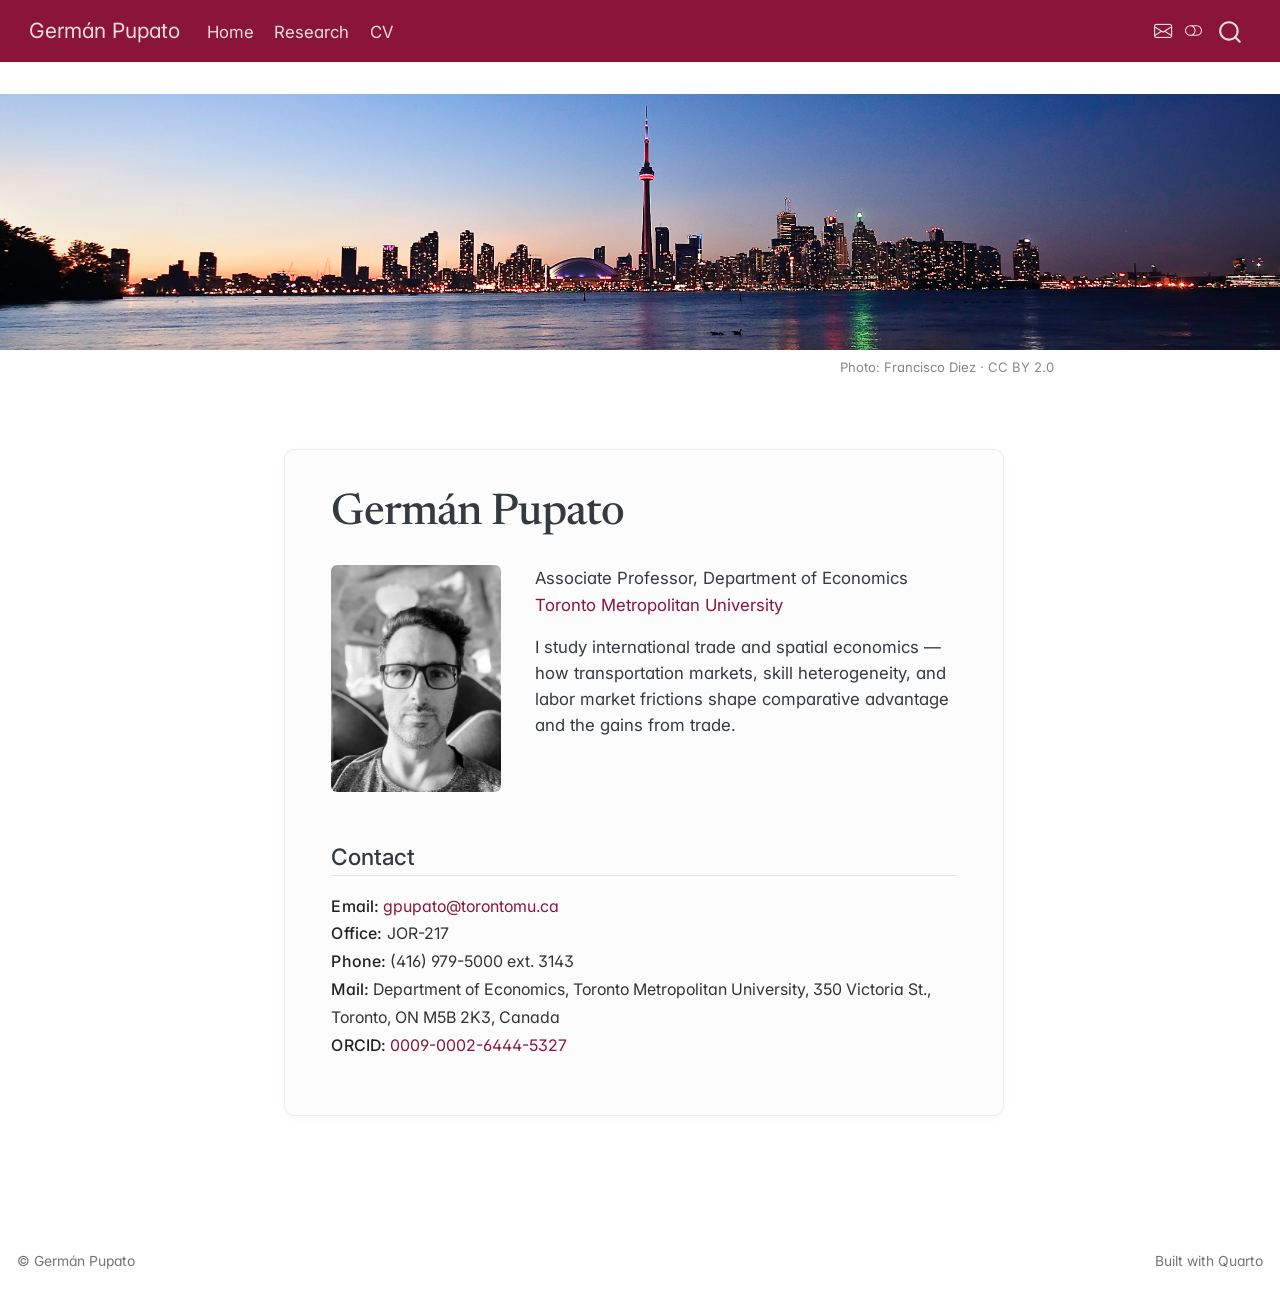
<file: index.html>
<!DOCTYPE html>
<html xmlns="http://www.w3.org/1999/xhtml" lang="en" xml:lang="en"><head>

<meta charset="utf-8">
<meta name="generator" content="quarto-1.9.37">

<meta name="viewport" content="width=device-width, initial-scale=1.0, user-scalable=yes">


<title>Germán Pupato — Associate Professor of Economics, Toronto Metropolitan University – Germán Pupato</title>
<style>
/* Default styles provided by pandoc.
** See https://pandoc.org/MANUAL.html#variables-for-html for config info.
*/
code{white-space: pre-wrap;}
span.smallcaps{font-variant: small-caps;}
div.columns{display: flex; gap: min(4vw, 1.5em);}
div.column{flex: auto; overflow-x: auto;}
div.hanging-indent{margin-left: 1.5em; text-indent: -1.5em;}
ul.task-list{list-style: none;}
ul.task-list li input[type="checkbox"] {
  width: 0.8em;
  margin: 0 0.8em 0.2em -1em; /* quarto-specific, see https://github.com/quarto-dev/quarto-cli/issues/4556 */ 
  vertical-align: middle;
}
</style>


<script src="site_libs/quarto-nav/quarto-nav.js"></script>
<script src="site_libs/quarto-nav/headroom.min.js"></script>
<script src="site_libs/clipboard/clipboard.min.js"></script>
<script src="site_libs/quarto-search/autocomplete.umd.js"></script>
<script src="site_libs/quarto-search/fuse.min.js"></script>
<script src="site_libs/quarto-search/quarto-search.js"></script>
<meta name="quarto:offset" content="./">
<link href="./favicon.svg" rel="icon" type="image/svg+xml">
<script src="site_libs/quarto-html/quarto.js" type="module"></script>
<script src="site_libs/quarto-html/tabsets/tabsets.js" type="module"></script>
<script src="site_libs/quarto-html/popper.min.js"></script>
<script src="site_libs/quarto-html/tippy.umd.min.js"></script>
<script src="site_libs/quarto-html/anchor.min.js"></script>
<link href="site_libs/quarto-html/tippy.css" rel="stylesheet">
<link href="site_libs/quarto-html/quarto-syntax-highlighting-7f8f88aac4f3542376d5c11b86a4c14d.css" rel="stylesheet" class="quarto-color-scheme" id="quarto-text-highlighting-styles">
<link href="site_libs/quarto-html/quarto-syntax-highlighting-dark-d0ae9245876894da5ac7e18953ecc5cc.css" rel="stylesheet" class="quarto-color-scheme quarto-color-alternate" id="quarto-text-highlighting-styles">
<link href="site_libs/quarto-html/quarto-syntax-highlighting-7f8f88aac4f3542376d5c11b86a4c14d.css" rel="stylesheet" class="quarto-color-scheme-extra" id="quarto-text-highlighting-styles">
<script src="site_libs/bootstrap/bootstrap.min.js"></script>
<link href="site_libs/bootstrap/bootstrap-icons.css" rel="stylesheet">
<link href="site_libs/bootstrap/bootstrap-ed62285f55b4c64df5042b4e679692b5.min.css" rel="stylesheet" append-hash="true" class="quarto-color-scheme" id="quarto-bootstrap" data-mode="light">
<link href="site_libs/bootstrap/bootstrap-dark-fb5d807b99e3b697beb798765cca4409.min.css" rel="stylesheet" append-hash="true" class="quarto-color-scheme quarto-color-alternate" id="quarto-bootstrap" data-mode="dark">
<link href="site_libs/bootstrap/bootstrap-ed62285f55b4c64df5042b4e679692b5.min.css" rel="stylesheet" append-hash="true" class="quarto-color-scheme-extra" id="quarto-bootstrap" data-mode="light">
<script id="quarto-search-options" type="application/json">{
  "location": "navbar",
  "copy-button": false,
  "collapse-after": 3,
  "panel-placement": "end",
  "type": "overlay",
  "limit": 50,
  "keyboard-shortcut": [
    "f",
    "/",
    "s"
  ],
  "show-item-context": false,
  "language": {
    "search-no-results-text": "No results",
    "search-matching-documents-text": "matching documents",
    "search-copy-link-title": "Copy link to search",
    "search-hide-matches-text": "Hide additional matches",
    "search-more-match-text": "more match in this document",
    "search-more-matches-text": "more matches in this document",
    "search-clear-button-title": "Clear",
    "search-text-placeholder": "",
    "search-detached-cancel-button-title": "Cancel",
    "search-submit-button-title": "Submit",
    "search-label": "Search"
  }
}</script>
<link rel="preconnect" href="https://fonts.googleapis.com">
<link rel="preconnect" href="https://fonts.gstatic.com" crossorigin="">
<link href="https://fonts.googleapis.com/css2?family=Inter:wght@400;500;600&amp;family=Newsreader:opsz,wght@6..72,400;6..72,500&amp;display=swap" rel="stylesheet">


<link rel="stylesheet" href="styles.css">
<meta property="og:title" content="Germán Pupato — Associate Professor of Economics, Toronto Metropolitan University">
<meta property="og:image" content="https://gpupato.github.io/files/toronto-skyline.jpg">
<meta property="og:site_name" content="Germán Pupato">
<meta property="og:locale" content="en_CA">
<meta name="twitter:title" content="Germán Pupato — Associate Professor of Economics, Toronto Metropolitan University">
<meta name="twitter:image" content="https://gpupato.github.io/files/toronto-skyline.jpg">
<meta name="twitter:card" content="summary_large_image">
</head>

<body class="nav-fixed fullcontent quarto-light"><script id="quarto-html-before-body" type="application/javascript">
    const toggleBodyColorMode = (bsSheetEl) => {
      const mode = bsSheetEl.getAttribute("data-mode");
      const bodyEl = window.document.querySelector("body");
      if (mode === "dark") {
        bodyEl.classList.add("quarto-dark");
        bodyEl.classList.remove("quarto-light");
      } else {
        bodyEl.classList.add("quarto-light");
        bodyEl.classList.remove("quarto-dark");
      }
    }
    const toggleBodyColorPrimary = () => {
      const bsSheetEl = window.document.querySelector("link#quarto-bootstrap:not([rel=disabled-stylesheet])");
      if (bsSheetEl) {
        toggleBodyColorMode(bsSheetEl);
      }
    }
    const setColorSchemeToggle = (alternate) => {
      const toggles = window.document.querySelectorAll('.quarto-color-scheme-toggle');
      for (let i=0; i < toggles.length; i++) {
        const toggle = toggles[i];
        if (toggle) {
          if (alternate) {
            toggle.classList.add("alternate");
          } else {
            toggle.classList.remove("alternate");
          }
        }
      }
    };
    const toggleColorMode = (alternate) => {
      // Switch the stylesheets
      const primaryStylesheets = window.document.querySelectorAll('link.quarto-color-scheme:not(.quarto-color-alternate)');
      const alternateStylesheets = window.document.querySelectorAll('link.quarto-color-scheme.quarto-color-alternate');
      manageTransitions('#quarto-margin-sidebar .nav-link', false);
      if (alternate) {
        // note: dark is layered on light, we don't disable primary!
        enableStylesheet(alternateStylesheets);
        for (const sheetNode of alternateStylesheets) {
          if (sheetNode.id === "quarto-bootstrap") {
            toggleBodyColorMode(sheetNode);
          }
        }
      } else {
        disableStylesheet(alternateStylesheets);
        enableStylesheet(primaryStylesheets)
        toggleBodyColorPrimary();
      }
      manageTransitions('#quarto-margin-sidebar .nav-link', true);
      // Switch the toggles
      setColorSchemeToggle(alternate)
      // Hack to workaround the fact that safari doesn't
      // properly recolor the scrollbar when toggling (#1455)
      if (navigator.userAgent.indexOf('Safari') > 0 && navigator.userAgent.indexOf('Chrome') == -1) {
        manageTransitions("body", false);
        window.scrollTo(0, 1);
        setTimeout(() => {
          window.scrollTo(0, 0);
          manageTransitions("body", true);
        }, 40);
      }
    }
    const disableStylesheet = (stylesheets) => {
      for (let i=0; i < stylesheets.length; i++) {
        const stylesheet = stylesheets[i];
        stylesheet.rel = 'disabled-stylesheet';
      }
    }
    const enableStylesheet = (stylesheets) => {
      for (let i=0; i < stylesheets.length; i++) {
        const stylesheet = stylesheets[i];
        if(stylesheet.rel !== 'stylesheet') { // for Chrome, which will still FOUC without this check
          stylesheet.rel = 'stylesheet';
        }
      }
    }
    const manageTransitions = (selector, allowTransitions) => {
      const els = window.document.querySelectorAll(selector);
      for (let i=0; i < els.length; i++) {
        const el = els[i];
        if (allowTransitions) {
          el.classList.remove('notransition');
        } else {
          el.classList.add('notransition');
        }
      }
    }
    const isFileUrl = () => {
      return window.location.protocol === 'file:';
    }
    const hasAlternateSentinel = () => {
      let styleSentinel = getColorSchemeSentinel();
      if (styleSentinel !== null) {
        return styleSentinel === "alternate";
      } else {
        return false;
      }
    }
    const setStyleSentinel = (alternate) => {
      const value = alternate ? "alternate" : "default";
      if (!isFileUrl()) {
        window.localStorage.setItem("quarto-color-scheme", value);
      } else {
        localAlternateSentinel = value;
      }
    }
    const getColorSchemeSentinel = () => {
      if (!isFileUrl()) {
        const storageValue = window.localStorage.getItem("quarto-color-scheme");
        return storageValue != null ? storageValue : localAlternateSentinel;
      } else {
        return localAlternateSentinel;
      }
    }
    const toggleGiscusIfUsed = (isAlternate, darkModeDefault) => {
      const baseTheme = document.querySelector('#giscus-base-theme')?.value ?? 'light';
      const alternateTheme = document.querySelector('#giscus-alt-theme')?.value ?? 'dark';
      let newTheme = '';
      if(authorPrefersDark) {
        newTheme = isAlternate ? baseTheme : alternateTheme;
      } else {
        newTheme = isAlternate ? alternateTheme : baseTheme;
      }
      const changeGiscusTheme = () => {
        // From: https://github.com/giscus/giscus/issues/336
        const sendMessage = (message) => {
          const iframe = document.querySelector('iframe.giscus-frame');
          if (!iframe) return;
          iframe.contentWindow.postMessage({ giscus: message }, 'https://giscus.app');
        }
        sendMessage({
          setConfig: {
            theme: newTheme
          }
        });
      }
      const isGiscussLoaded = window.document.querySelector('iframe.giscus-frame') !== null;
      if (isGiscussLoaded) {
        changeGiscusTheme();
      }
    };
    const authorPrefersDark = false;
    const darkModeDefault = authorPrefersDark;
      document.querySelector('link#quarto-text-highlighting-styles.quarto-color-scheme-extra').rel = 'disabled-stylesheet';
      document.querySelector('link#quarto-bootstrap.quarto-color-scheme-extra').rel = 'disabled-stylesheet';
    let localAlternateSentinel = darkModeDefault ? 'alternate' : 'default';
    // Dark / light mode switch
    window.quartoToggleColorScheme = () => {
      // Read the current dark / light value
      let toAlternate = !hasAlternateSentinel();
      toggleColorMode(toAlternate);
      setStyleSentinel(toAlternate);
      toggleGiscusIfUsed(toAlternate, darkModeDefault);
      window.dispatchEvent(new Event('resize'));
    };
    // Switch to dark mode if need be
    if (hasAlternateSentinel()) {
      toggleColorMode(true);
    } else {
      toggleColorMode(false);
    }
  </script>

<div id="quarto-search-results"></div>
  <header id="quarto-header" class="headroom fixed-top">
    <nav class="navbar navbar-expand-lg " data-bs-theme="dark">
      <div class="navbar-container container-fluid">
      <div class="navbar-brand-container mx-auto">
    <a class="navbar-brand" href="./index.html">
    <span class="navbar-title">Germán Pupato</span>
    </a>
  </div>
            <div id="quarto-search" class="" title="Search"></div>
          <button class="navbar-toggler" type="button" data-bs-toggle="collapse" data-bs-target="#navbarCollapse" aria-controls="navbarCollapse" role="menu" aria-expanded="false" aria-label="Toggle navigation" onclick="if (window.quartoToggleHeadroom) { window.quartoToggleHeadroom(); }">
  <span class="navbar-toggler-icon"></span>
</button>
          <div class="collapse navbar-collapse" id="navbarCollapse">
            <ul class="navbar-nav navbar-nav-scroll me-auto">
  <li class="nav-item">
    <a class="nav-link active" href="./index.html" aria-current="page"> 
<span class="menu-text">Home</span></a>
  </li>  
  <li class="nav-item">
    <a class="nav-link" href="./research.html"> 
<span class="menu-text">Research</span></a>
  </li>  
  <li class="nav-item">
    <a class="nav-link" href="./cv.html"> 
<span class="menu-text">CV</span></a>
  </li>  
</ul>
            <ul class="navbar-nav navbar-nav-scroll ms-auto">
  <li class="nav-item compact">
    <a class="nav-link" href="mailto:gpupato@torontomu.ca"> <i class="bi bi-envelope" role="img" aria-label="Email">
</i> 
<span class="menu-text"></span></a>
  </li>  
</ul>
          </div> <!-- /navcollapse -->
            <div class="quarto-navbar-tools">
  <a href="" class="quarto-color-scheme-toggle quarto-navigation-tool  px-1" onclick="window.quartoToggleColorScheme(); return false;" title="Toggle dark mode"><i class="bi"></i></a>
</div>
      </div> <!-- /container-fluid -->
    </nav>
</header>
<!-- content -->
<div id="quarto-content" class="quarto-container page-columns page-rows-contents page-layout-article page-navbar">
<!-- sidebar -->
<!-- margin-sidebar -->
    
<!-- main -->
<main class="content page-columns page-full" id="quarto-document-content">


<header id="title-block-header" class="quarto-title-block default">
<div class="quarto-title">
<h1 class="title">Germán Pupato</h1>
</div>



<div class="quarto-title-meta">

    
  
    
  </div>
  


</header>


<div class="column-screen">
<p><img src="files/toronto-skyline.jpg" alt="Panoramic view of the Toronto skyline" class="hero-img"></p>
</div>
<div class="hero-attribution-wrap">
<p><span class="hero-attribution">Photo: <a href="https://commons.wikimedia.org/wiki/File:Panorama_skyline_Toronto_2010.jpg">Francisco Diez</a> · <a href="https://creativecommons.org/licenses/by/2.0/">CC BY 2.0</a></span></p>
</div>
<section id="germán-pupato" class="level1 content-card">
<h1>Germán Pupato</h1>
<div class="profile-card">
<p><img src="files/profile.jpg" alt="Germán Pupato" class="profile-img"></p>
<div class="profile-text">
<p>Associate Professor, Department of Economics<br>
<a href="https://www.torontomu.ca/economics/">Toronto Metropolitan University</a></p>
<p>I study international trade and spatial economics — how transportation markets, skill heterogeneity, and labor market frictions shape comparative advantage and the gains from trade.</p>
</div>
</div>
<section id="contact" class="level2">
<h2 class="anchored" data-anchor-id="contact">Contact</h2>
<div class="contact-block">
<p><strong>Email:</strong>&nbsp;<a href="mailto:gpupato@torontomu.ca">gpupato@torontomu.ca</a><br>
<strong>Office:</strong>&nbsp;JOR-217<br>
<strong>Phone:</strong>&nbsp;(416) 979-5000 ext. 3143<br>
<strong>Mail:</strong>&nbsp;Department of Economics, Toronto Metropolitan University, 350 Victoria St., Toronto, ON M5B 2K3, Canada<br>
<strong>ORCID:</strong>&nbsp;<a href="https://orcid.org/0009-0002-6444-5327">0009-0002-6444-5327</a></p>
</div>
</section>
</section>
<script type="application/ld+json">
{
  "@context": "https://schema.org",
  "@type": "Person",
  "name": "Germán Pupato",
  "givenName": "Germán",
  "familyName": "Pupato",
  "jobTitle": "Associate Professor of Economics",
  "affiliation": {
    "@type": "CollegeOrUniversity",
    "name": "Toronto Metropolitan University",
    "url": "https://www.torontomu.ca/economics/"
  },
  "worksFor": {
    "@type": "CollegeOrUniversity",
    "name": "Toronto Metropolitan University"
  },
  "url": "https://gpupato.github.io",
  "email": "mailto:gpupato@torontomu.ca",
  "knowsAbout": [
    "International Trade",
    "Spatial Economics",
    "Comparative Advantage",
    "Transportation Markets"
  ],
  "sameAs": [
    "https://orcid.org/0009-0002-6444-5327"
  ]
}
</script>



</main> <!-- /main -->
<script id="quarto-html-after-body" type="application/javascript">
  window.document.addEventListener("DOMContentLoaded", function (event) {
    // Ensure there is a toggle, if there isn't float one in the top right
    if (window.document.querySelector('.quarto-color-scheme-toggle') === null) {
      const a = window.document.createElement('a');
      a.classList.add('top-right');
      a.classList.add('quarto-color-scheme-toggle');
      a.href = "";
      a.onclick = function() { try { window.quartoToggleColorScheme(); } catch {} return false; };
      const i = window.document.createElement("i");
      i.classList.add('bi');
      a.appendChild(i);
      window.document.body.appendChild(a);
    }
    setColorSchemeToggle(hasAlternateSentinel())
    const icon = "";
    const anchorJS = new window.AnchorJS();
    anchorJS.options = {
      placement: 'right',
      icon: icon
    };
    anchorJS.add('.anchored');
    const isCodeAnnotation = (el) => {
      for (const clz of el.classList) {
        if (clz.startsWith('code-annotation-')) {                     
          return true;
        }
      }
      return false;
    }
    const onCopySuccess = function(e) {
      // button target
      const button = e.trigger;
      // don't keep focus
      button.blur();
      // flash "checked"
      button.classList.add('code-copy-button-checked');
      var currentTitle = button.getAttribute("title");
      button.setAttribute("title", "Copied!");
      let tooltip;
      if (window.bootstrap) {
        button.setAttribute("data-bs-toggle", "tooltip");
        button.setAttribute("data-bs-placement", "left");
        button.setAttribute("data-bs-title", "Copied!");
        tooltip = new bootstrap.Tooltip(button, 
          { trigger: "manual", 
            customClass: "code-copy-button-tooltip",
            offset: [0, -8]});
        tooltip.show();    
      }
      setTimeout(function() {
        if (tooltip) {
          tooltip.hide();
          button.removeAttribute("data-bs-title");
          button.removeAttribute("data-bs-toggle");
          button.removeAttribute("data-bs-placement");
        }
        button.setAttribute("title", currentTitle);
        button.classList.remove('code-copy-button-checked');
      }, 1000);
      // clear code selection
      e.clearSelection();
    }
    const getTextToCopy = function(trigger) {
      const outerScaffold = trigger.parentElement.cloneNode(true);
      const codeEl = outerScaffold.querySelector('code');
      for (const childEl of codeEl.children) {
        if (isCodeAnnotation(childEl)) {
          childEl.remove();
        }
      }
      return codeEl.innerText;
    }
    const clipboard = new window.ClipboardJS('.code-copy-button:not([data-in-quarto-modal])', {
      text: getTextToCopy
    });
    clipboard.on('success', onCopySuccess);
    if (window.document.getElementById('quarto-embedded-source-code-modal')) {
      const clipboardModal = new window.ClipboardJS('.code-copy-button[data-in-quarto-modal]', {
        text: getTextToCopy,
        container: window.document.getElementById('quarto-embedded-source-code-modal')
      });
      clipboardModal.on('success', onCopySuccess);
    }
      var localhostRegex = new RegExp(/^(?:http|https):\/\/localhost\:?[0-9]*\//);
      var mailtoRegex = new RegExp(/^mailto:/);
        var filterRegex = new RegExp("https:\/\/gpupato\.github\.io");
      var isInternal = (href) => {
          return filterRegex.test(href) || localhostRegex.test(href) || mailtoRegex.test(href);
      }
      // Inspect non-navigation links and adorn them if external
     var links = window.document.querySelectorAll('a[href]:not(.nav-link):not(.navbar-brand):not(.toc-action):not(.sidebar-link):not(.sidebar-item-toggle):not(.pagination-link):not(.no-external):not([aria-hidden]):not(.dropdown-item):not(.quarto-navigation-tool):not(.about-link)');
      for (var i=0; i<links.length; i++) {
        const link = links[i];
        if (!isInternal(link.href)) {
          // undo the damage that might have been done by quarto-nav.js in the case of
          // links that we want to consider external
          if (link.dataset.originalHref !== undefined) {
            link.href = link.dataset.originalHref;
          }
            // target, if specified
            link.setAttribute("target", "_blank");
            if (link.getAttribute("rel") === null) {
              link.setAttribute("rel", "noopener");
            }
        }
      }
    function tippyHover(el, contentFn, onTriggerFn, onUntriggerFn) {
      const config = {
        allowHTML: true,
        maxWidth: 500,
        delay: 100,
        arrow: false,
        appendTo: function(el) {
            return el.parentElement;
        },
        interactive: true,
        interactiveBorder: 10,
        theme: 'quarto',
        placement: 'bottom-start',
      };
      if (contentFn) {
        config.content = contentFn;
      }
      if (onTriggerFn) {
        config.onTrigger = onTriggerFn;
      }
      if (onUntriggerFn) {
        config.onUntrigger = onUntriggerFn;
      }
      window.tippy(el, config); 
    }
    const noterefs = window.document.querySelectorAll('a[role="doc-noteref"]');
    for (var i=0; i<noterefs.length; i++) {
      const ref = noterefs[i];
      tippyHover(ref, function() {
        // use id or data attribute instead here
        let href = ref.getAttribute('data-footnote-href') || ref.getAttribute('href');
        try { href = new URL(href).hash; } catch {}
        const id = href.replace(/^#\/?/, "");
        const note = window.document.getElementById(id);
        if (note) {
          return note.innerHTML;
        } else {
          return "";
        }
      });
    }
    const xrefs = window.document.querySelectorAll('a.quarto-xref');
    const processXRef = (id, note) => {
      // Strip column container classes
      const stripColumnClz = (el) => {
        el.classList.remove("page-full", "page-columns");
        if (el.children) {
          for (const child of el.children) {
            stripColumnClz(child);
          }
        }
      }
      stripColumnClz(note)
      if (id === null || id.startsWith('sec-')) {
        // Special case sections, only their first couple elements
        const container = document.createElement("div");
        if (note.children && note.children.length > 2) {
          container.appendChild(note.children[0].cloneNode(true));
          for (let i = 1; i < note.children.length; i++) {
            const child = note.children[i];
            if (child.tagName === "P" && child.innerText === "") {
              continue;
            } else {
              container.appendChild(child.cloneNode(true));
              break;
            }
          }
          if (window.Quarto?.typesetMath) {
            window.Quarto.typesetMath(container);
          }
          return container.innerHTML
        } else {
          if (window.Quarto?.typesetMath) {
            window.Quarto.typesetMath(note);
          }
          return note.innerHTML;
        }
      } else {
        // Remove any anchor links if they are present
        const anchorLink = note.querySelector('a.anchorjs-link');
        if (anchorLink) {
          anchorLink.remove();
        }
        if (window.Quarto?.typesetMath) {
          window.Quarto.typesetMath(note);
        }
        if (note.classList.contains("callout")) {
          return note.outerHTML;
        } else {
          return note.innerHTML;
        }
      }
    }
    for (var i=0; i<xrefs.length; i++) {
      const xref = xrefs[i];
      tippyHover(xref, undefined, function(instance) {
        instance.disable();
        let url = xref.getAttribute('href');
        let hash = undefined; 
        if (url.startsWith('#')) {
          hash = url;
        } else {
          try { hash = new URL(url).hash; } catch {}
        }
        if (hash) {
          const id = hash.replace(/^#\/?/, "");
          const note = window.document.getElementById(id);
          if (note !== null) {
            try {
              const html = processXRef(id, note.cloneNode(true));
              instance.setContent(html);
            } finally {
              instance.enable();
              instance.show();
            }
          } else {
            // See if we can fetch this
            fetch(url.split('#')[0])
            .then(res => res.text())
            .then(html => {
              const parser = new DOMParser();
              const htmlDoc = parser.parseFromString(html, "text/html");
              const note = htmlDoc.getElementById(id);
              if (note !== null) {
                const html = processXRef(id, note);
                instance.setContent(html);
              } 
            }).finally(() => {
              instance.enable();
              instance.show();
            });
          }
        } else {
          // See if we can fetch a full url (with no hash to target)
          // This is a special case and we should probably do some content thinning / targeting
          fetch(url)
          .then(res => res.text())
          .then(html => {
            const parser = new DOMParser();
            const htmlDoc = parser.parseFromString(html, "text/html");
            const note = htmlDoc.querySelector('main.content');
            if (note !== null) {
              // This should only happen for chapter cross references
              // (since there is no id in the URL)
              // remove the first header
              if (note.children.length > 0 && note.children[0].tagName === "HEADER") {
                note.children[0].remove();
              }
              const html = processXRef(null, note);
              instance.setContent(html);
            } 
          }).finally(() => {
            instance.enable();
            instance.show();
          });
        }
      }, function(instance) {
      });
    }
        let selectedAnnoteEl;
        const selectorForAnnotation = ( cell, annotation) => {
          let cellAttr = 'data-code-cell="' + cell + '"';
          let lineAttr = 'data-code-annotation="' +  annotation + '"';
          const selector = 'span[' + cellAttr + '][' + lineAttr + ']';
          return selector;
        }
        const selectCodeLines = (annoteEl) => {
          const doc = window.document;
          const targetCell = annoteEl.getAttribute("data-target-cell");
          const targetAnnotation = annoteEl.getAttribute("data-target-annotation");
          const annoteSpan = window.document.querySelector(selectorForAnnotation(targetCell, targetAnnotation));
          const lines = annoteSpan.getAttribute("data-code-lines").split(",");
          const lineIds = lines.map((line) => {
            return targetCell + "-" + line;
          })
          let top = null;
          let height = null;
          let parent = null;
          if (lineIds.length > 0) {
              //compute the position of the single el (top and bottom and make a div)
              const el = window.document.getElementById(lineIds[0]);
              top = el.offsetTop;
              height = el.offsetHeight;
              parent = el.parentElement.parentElement;
            if (lineIds.length > 1) {
              const lastEl = window.document.getElementById(lineIds[lineIds.length - 1]);
              const bottom = lastEl.offsetTop + lastEl.offsetHeight;
              height = bottom - top;
            }
            if (top !== null && height !== null && parent !== null) {
              // cook up a div (if necessary) and position it 
              let div = window.document.getElementById("code-annotation-line-highlight");
              if (div === null) {
                div = window.document.createElement("div");
                div.setAttribute("id", "code-annotation-line-highlight");
                div.style.position = 'absolute';
                parent.appendChild(div);
              }
              div.style.top = top - 2 + "px";
              div.style.height = height + 4 + "px";
              div.style.left = 0;
              let gutterDiv = window.document.getElementById("code-annotation-line-highlight-gutter");
              if (gutterDiv === null) {
                gutterDiv = window.document.createElement("div");
                gutterDiv.setAttribute("id", "code-annotation-line-highlight-gutter");
                gutterDiv.style.position = 'absolute';
                const codeCell = window.document.getElementById(targetCell);
                const gutter = codeCell.querySelector('.code-annotation-gutter');
                gutter.appendChild(gutterDiv);
              }
              gutterDiv.style.top = top - 2 + "px";
              gutterDiv.style.height = height + 4 + "px";
            }
            selectedAnnoteEl = annoteEl;
          }
        };
        const unselectCodeLines = () => {
          const elementsIds = ["code-annotation-line-highlight", "code-annotation-line-highlight-gutter"];
          elementsIds.forEach((elId) => {
            const div = window.document.getElementById(elId);
            if (div) {
              div.remove();
            }
          });
          selectedAnnoteEl = undefined;
        };
          // Handle positioning of the toggle
      window.addEventListener(
        "resize",
        throttle(() => {
          elRect = undefined;
          if (selectedAnnoteEl) {
            selectCodeLines(selectedAnnoteEl);
          }
        }, 10)
      );
      function throttle(fn, ms) {
      let throttle = false;
      let timer;
        return (...args) => {
          if(!throttle) { // first call gets through
              fn.apply(this, args);
              throttle = true;
          } else { // all the others get throttled
              if(timer) clearTimeout(timer); // cancel #2
              timer = setTimeout(() => {
                fn.apply(this, args);
                timer = throttle = false;
              }, ms);
          }
        };
      }
        // Attach click handler to the DT
        const annoteDls = window.document.querySelectorAll('dt[data-target-cell]');
        for (const annoteDlNode of annoteDls) {
          annoteDlNode.addEventListener('click', (event) => {
            const clickedEl = event.target;
            if (clickedEl !== selectedAnnoteEl) {
              unselectCodeLines();
              const activeEl = window.document.querySelector('dt[data-target-cell].code-annotation-active');
              if (activeEl) {
                activeEl.classList.remove('code-annotation-active');
              }
              selectCodeLines(clickedEl);
              clickedEl.classList.add('code-annotation-active');
            } else {
              // Unselect the line
              unselectCodeLines();
              clickedEl.classList.remove('code-annotation-active');
            }
          });
        }
    const findCites = (el) => {
      const parentEl = el.parentElement;
      if (parentEl) {
        const cites = parentEl.dataset.cites;
        if (cites) {
          return {
            el,
            cites: cites.split(' ')
          };
        } else {
          return findCites(el.parentElement)
        }
      } else {
        return undefined;
      }
    };
    var bibliorefs = window.document.querySelectorAll('a[role="doc-biblioref"]');
    for (var i=0; i<bibliorefs.length; i++) {
      const ref = bibliorefs[i];
      const citeInfo = findCites(ref);
      if (citeInfo) {
        tippyHover(citeInfo.el, function() {
          var popup = window.document.createElement('div');
          citeInfo.cites.forEach(function(cite) {
            var citeDiv = window.document.createElement('div');
            citeDiv.classList.add('hanging-indent');
            citeDiv.classList.add('csl-entry');
            var biblioDiv = window.document.getElementById('ref-' + cite);
            if (biblioDiv) {
              citeDiv.innerHTML = biblioDiv.innerHTML;
            }
            popup.appendChild(citeDiv);
          });
          return popup.innerHTML;
        });
      }
    }
  });
  </script>
</div> <!-- /content -->
<footer class="footer">
  <div class="nav-footer">
    <div class="nav-footer-left">
<p>© Germán Pupato</p>
</div>   
    <div class="nav-footer-center">
      &nbsp;
    </div>
    <div class="nav-footer-right">
<p>Built with <a href="https://quarto.org">Quarto</a></p>
</div>
  </div>
</footer>




</body></html>
</file>
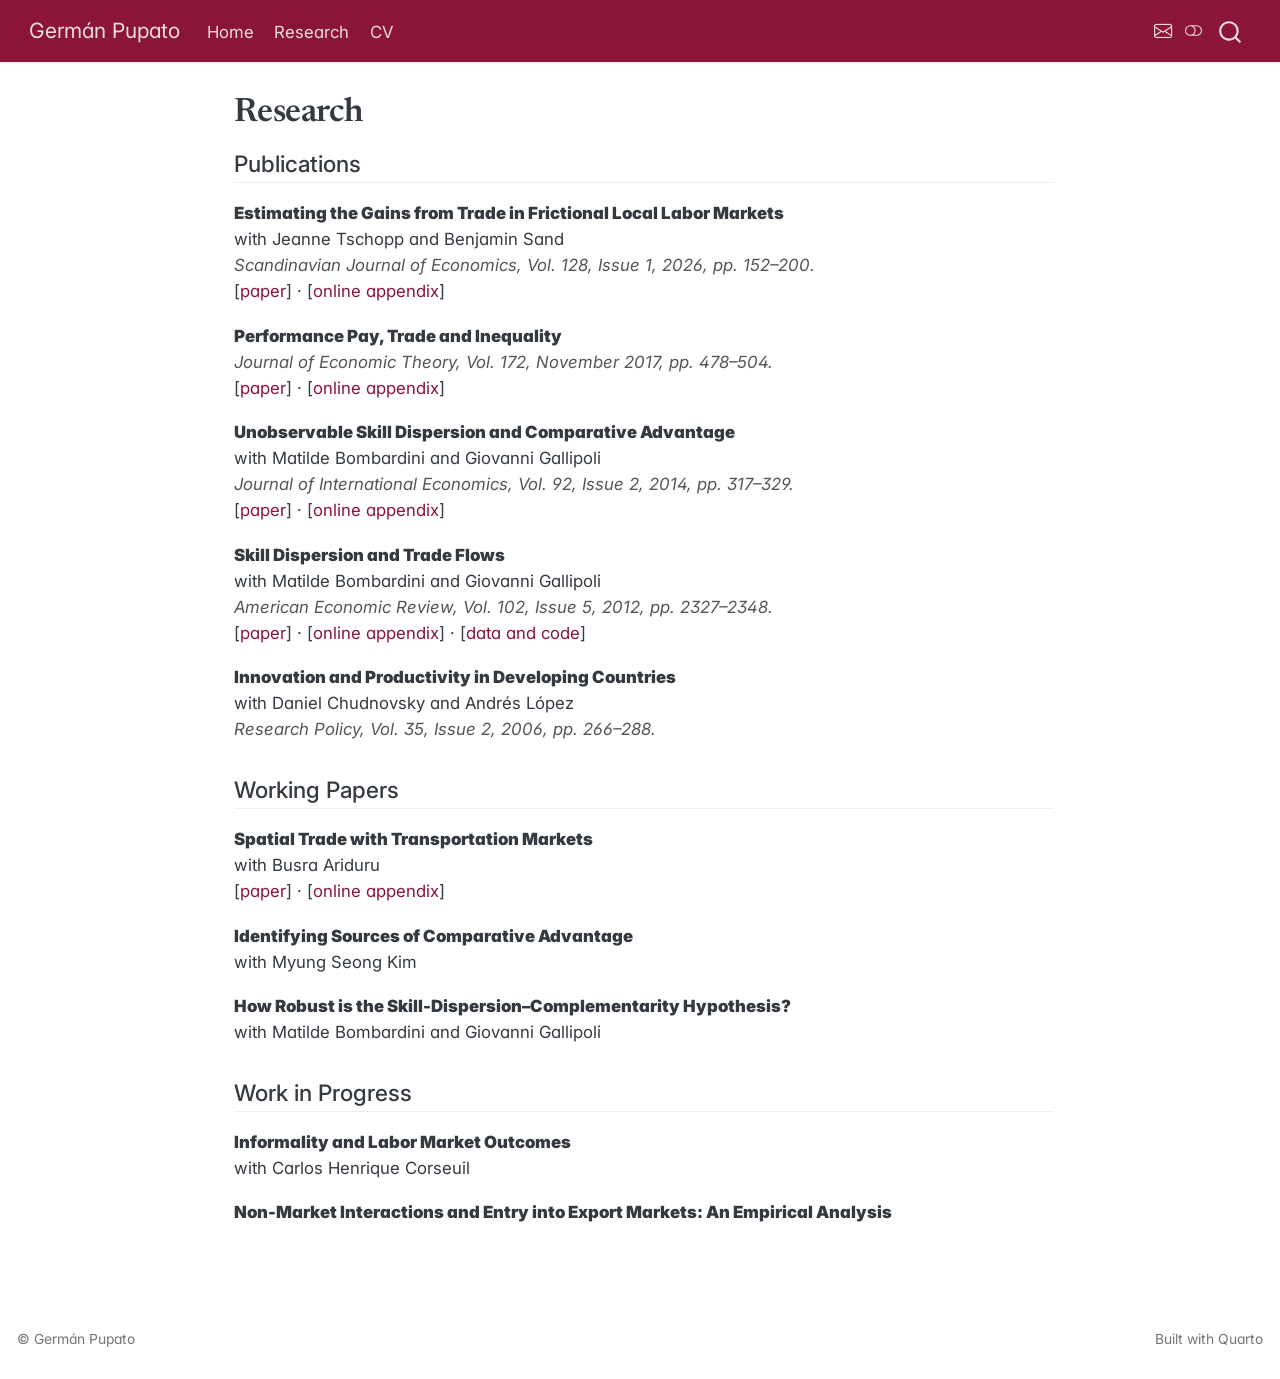
<file: research.html>
<!DOCTYPE html>
<html xmlns="http://www.w3.org/1999/xhtml" lang="en" xml:lang="en"><head>

<meta charset="utf-8">
<meta name="generator" content="quarto-1.9.37">

<meta name="viewport" content="width=device-width, initial-scale=1.0, user-scalable=yes">


<title>Research — Germán Pupato – Germán Pupato</title>
<style>
/* Default styles provided by pandoc.
** See https://pandoc.org/MANUAL.html#variables-for-html for config info.
*/
code{white-space: pre-wrap;}
span.smallcaps{font-variant: small-caps;}
div.columns{display: flex; gap: min(4vw, 1.5em);}
div.column{flex: auto; overflow-x: auto;}
div.hanging-indent{margin-left: 1.5em; text-indent: -1.5em;}
ul.task-list{list-style: none;}
ul.task-list li input[type="checkbox"] {
  width: 0.8em;
  margin: 0 0.8em 0.2em -1em; /* quarto-specific, see https://github.com/quarto-dev/quarto-cli/issues/4556 */ 
  vertical-align: middle;
}
</style>


<script src="site_libs/quarto-nav/quarto-nav.js"></script>
<script src="site_libs/quarto-nav/headroom.min.js"></script>
<script src="site_libs/clipboard/clipboard.min.js"></script>
<script src="site_libs/quarto-search/autocomplete.umd.js"></script>
<script src="site_libs/quarto-search/fuse.min.js"></script>
<script src="site_libs/quarto-search/quarto-search.js"></script>
<meta name="quarto:offset" content="./">
<link href="./favicon.svg" rel="icon" type="image/svg+xml">
<script src="site_libs/quarto-html/quarto.js" type="module"></script>
<script src="site_libs/quarto-html/tabsets/tabsets.js" type="module"></script>
<script src="site_libs/quarto-html/popper.min.js"></script>
<script src="site_libs/quarto-html/tippy.umd.min.js"></script>
<script src="site_libs/quarto-html/anchor.min.js"></script>
<link href="site_libs/quarto-html/tippy.css" rel="stylesheet">
<link href="site_libs/quarto-html/quarto-syntax-highlighting-7f8f88aac4f3542376d5c11b86a4c14d.css" rel="stylesheet" class="quarto-color-scheme" id="quarto-text-highlighting-styles">
<link href="site_libs/quarto-html/quarto-syntax-highlighting-dark-d0ae9245876894da5ac7e18953ecc5cc.css" rel="stylesheet" class="quarto-color-scheme quarto-color-alternate" id="quarto-text-highlighting-styles">
<link href="site_libs/quarto-html/quarto-syntax-highlighting-7f8f88aac4f3542376d5c11b86a4c14d.css" rel="stylesheet" class="quarto-color-scheme-extra" id="quarto-text-highlighting-styles">
<script src="site_libs/bootstrap/bootstrap.min.js"></script>
<link href="site_libs/bootstrap/bootstrap-icons.css" rel="stylesheet">
<link href="site_libs/bootstrap/bootstrap-ed62285f55b4c64df5042b4e679692b5.min.css" rel="stylesheet" append-hash="true" class="quarto-color-scheme" id="quarto-bootstrap" data-mode="light">
<link href="site_libs/bootstrap/bootstrap-dark-fb5d807b99e3b697beb798765cca4409.min.css" rel="stylesheet" append-hash="true" class="quarto-color-scheme quarto-color-alternate" id="quarto-bootstrap" data-mode="dark">
<link href="site_libs/bootstrap/bootstrap-ed62285f55b4c64df5042b4e679692b5.min.css" rel="stylesheet" append-hash="true" class="quarto-color-scheme-extra" id="quarto-bootstrap" data-mode="light">
<script id="quarto-search-options" type="application/json">{
  "location": "navbar",
  "copy-button": false,
  "collapse-after": 3,
  "panel-placement": "end",
  "type": "overlay",
  "limit": 50,
  "keyboard-shortcut": [
    "f",
    "/",
    "s"
  ],
  "show-item-context": false,
  "language": {
    "search-no-results-text": "No results",
    "search-matching-documents-text": "matching documents",
    "search-copy-link-title": "Copy link to search",
    "search-hide-matches-text": "Hide additional matches",
    "search-more-match-text": "more match in this document",
    "search-more-matches-text": "more matches in this document",
    "search-clear-button-title": "Clear",
    "search-text-placeholder": "",
    "search-detached-cancel-button-title": "Cancel",
    "search-submit-button-title": "Submit",
    "search-label": "Search"
  }
}</script>
<link rel="preconnect" href="https://fonts.googleapis.com">
<link rel="preconnect" href="https://fonts.gstatic.com" crossorigin="">
<link href="https://fonts.googleapis.com/css2?family=Inter:wght@400;500;600&amp;family=Newsreader:opsz,wght@6..72,400;6..72,500&amp;display=swap" rel="stylesheet">


<link rel="stylesheet" href="styles.css">
<meta property="og:title" content="Research — Germán Pupato">
<meta property="og:image" content="https://gpupato.github.io/files/toronto-skyline.jpg">
<meta property="og:site_name" content="Germán Pupato">
<meta property="og:locale" content="en_CA">
<meta name="twitter:title" content="Research — Germán Pupato">
<meta name="twitter:image" content="https://gpupato.github.io/files/toronto-skyline.jpg">
<meta name="twitter:card" content="summary_large_image">
</head>

<body class="nav-fixed fullcontent quarto-light"><script id="quarto-html-before-body" type="application/javascript">
    const toggleBodyColorMode = (bsSheetEl) => {
      const mode = bsSheetEl.getAttribute("data-mode");
      const bodyEl = window.document.querySelector("body");
      if (mode === "dark") {
        bodyEl.classList.add("quarto-dark");
        bodyEl.classList.remove("quarto-light");
      } else {
        bodyEl.classList.add("quarto-light");
        bodyEl.classList.remove("quarto-dark");
      }
    }
    const toggleBodyColorPrimary = () => {
      const bsSheetEl = window.document.querySelector("link#quarto-bootstrap:not([rel=disabled-stylesheet])");
      if (bsSheetEl) {
        toggleBodyColorMode(bsSheetEl);
      }
    }
    const setColorSchemeToggle = (alternate) => {
      const toggles = window.document.querySelectorAll('.quarto-color-scheme-toggle');
      for (let i=0; i < toggles.length; i++) {
        const toggle = toggles[i];
        if (toggle) {
          if (alternate) {
            toggle.classList.add("alternate");
          } else {
            toggle.classList.remove("alternate");
          }
        }
      }
    };
    const toggleColorMode = (alternate) => {
      // Switch the stylesheets
      const primaryStylesheets = window.document.querySelectorAll('link.quarto-color-scheme:not(.quarto-color-alternate)');
      const alternateStylesheets = window.document.querySelectorAll('link.quarto-color-scheme.quarto-color-alternate');
      manageTransitions('#quarto-margin-sidebar .nav-link', false);
      if (alternate) {
        // note: dark is layered on light, we don't disable primary!
        enableStylesheet(alternateStylesheets);
        for (const sheetNode of alternateStylesheets) {
          if (sheetNode.id === "quarto-bootstrap") {
            toggleBodyColorMode(sheetNode);
          }
        }
      } else {
        disableStylesheet(alternateStylesheets);
        enableStylesheet(primaryStylesheets)
        toggleBodyColorPrimary();
      }
      manageTransitions('#quarto-margin-sidebar .nav-link', true);
      // Switch the toggles
      setColorSchemeToggle(alternate)
      // Hack to workaround the fact that safari doesn't
      // properly recolor the scrollbar when toggling (#1455)
      if (navigator.userAgent.indexOf('Safari') > 0 && navigator.userAgent.indexOf('Chrome') == -1) {
        manageTransitions("body", false);
        window.scrollTo(0, 1);
        setTimeout(() => {
          window.scrollTo(0, 0);
          manageTransitions("body", true);
        }, 40);
      }
    }
    const disableStylesheet = (stylesheets) => {
      for (let i=0; i < stylesheets.length; i++) {
        const stylesheet = stylesheets[i];
        stylesheet.rel = 'disabled-stylesheet';
      }
    }
    const enableStylesheet = (stylesheets) => {
      for (let i=0; i < stylesheets.length; i++) {
        const stylesheet = stylesheets[i];
        if(stylesheet.rel !== 'stylesheet') { // for Chrome, which will still FOUC without this check
          stylesheet.rel = 'stylesheet';
        }
      }
    }
    const manageTransitions = (selector, allowTransitions) => {
      const els = window.document.querySelectorAll(selector);
      for (let i=0; i < els.length; i++) {
        const el = els[i];
        if (allowTransitions) {
          el.classList.remove('notransition');
        } else {
          el.classList.add('notransition');
        }
      }
    }
    const isFileUrl = () => {
      return window.location.protocol === 'file:';
    }
    const hasAlternateSentinel = () => {
      let styleSentinel = getColorSchemeSentinel();
      if (styleSentinel !== null) {
        return styleSentinel === "alternate";
      } else {
        return false;
      }
    }
    const setStyleSentinel = (alternate) => {
      const value = alternate ? "alternate" : "default";
      if (!isFileUrl()) {
        window.localStorage.setItem("quarto-color-scheme", value);
      } else {
        localAlternateSentinel = value;
      }
    }
    const getColorSchemeSentinel = () => {
      if (!isFileUrl()) {
        const storageValue = window.localStorage.getItem("quarto-color-scheme");
        return storageValue != null ? storageValue : localAlternateSentinel;
      } else {
        return localAlternateSentinel;
      }
    }
    const toggleGiscusIfUsed = (isAlternate, darkModeDefault) => {
      const baseTheme = document.querySelector('#giscus-base-theme')?.value ?? 'light';
      const alternateTheme = document.querySelector('#giscus-alt-theme')?.value ?? 'dark';
      let newTheme = '';
      if(authorPrefersDark) {
        newTheme = isAlternate ? baseTheme : alternateTheme;
      } else {
        newTheme = isAlternate ? alternateTheme : baseTheme;
      }
      const changeGiscusTheme = () => {
        // From: https://github.com/giscus/giscus/issues/336
        const sendMessage = (message) => {
          const iframe = document.querySelector('iframe.giscus-frame');
          if (!iframe) return;
          iframe.contentWindow.postMessage({ giscus: message }, 'https://giscus.app');
        }
        sendMessage({
          setConfig: {
            theme: newTheme
          }
        });
      }
      const isGiscussLoaded = window.document.querySelector('iframe.giscus-frame') !== null;
      if (isGiscussLoaded) {
        changeGiscusTheme();
      }
    };
    const authorPrefersDark = false;
    const darkModeDefault = authorPrefersDark;
      document.querySelector('link#quarto-text-highlighting-styles.quarto-color-scheme-extra').rel = 'disabled-stylesheet';
      document.querySelector('link#quarto-bootstrap.quarto-color-scheme-extra').rel = 'disabled-stylesheet';
    let localAlternateSentinel = darkModeDefault ? 'alternate' : 'default';
    // Dark / light mode switch
    window.quartoToggleColorScheme = () => {
      // Read the current dark / light value
      let toAlternate = !hasAlternateSentinel();
      toggleColorMode(toAlternate);
      setStyleSentinel(toAlternate);
      toggleGiscusIfUsed(toAlternate, darkModeDefault);
      window.dispatchEvent(new Event('resize'));
    };
    // Switch to dark mode if need be
    if (hasAlternateSentinel()) {
      toggleColorMode(true);
    } else {
      toggleColorMode(false);
    }
  </script>

<div id="quarto-search-results"></div>
  <header id="quarto-header" class="headroom fixed-top">
    <nav class="navbar navbar-expand-lg " data-bs-theme="dark">
      <div class="navbar-container container-fluid">
      <div class="navbar-brand-container mx-auto">
    <a class="navbar-brand" href="./index.html">
    <span class="navbar-title">Germán Pupato</span>
    </a>
  </div>
            <div id="quarto-search" class="" title="Search"></div>
          <button class="navbar-toggler" type="button" data-bs-toggle="collapse" data-bs-target="#navbarCollapse" aria-controls="navbarCollapse" role="menu" aria-expanded="false" aria-label="Toggle navigation" onclick="if (window.quartoToggleHeadroom) { window.quartoToggleHeadroom(); }">
  <span class="navbar-toggler-icon"></span>
</button>
          <div class="collapse navbar-collapse" id="navbarCollapse">
            <ul class="navbar-nav navbar-nav-scroll me-auto">
  <li class="nav-item">
    <a class="nav-link" href="./index.html"> 
<span class="menu-text">Home</span></a>
  </li>  
  <li class="nav-item">
    <a class="nav-link active" href="./research.html" aria-current="page"> 
<span class="menu-text">Research</span></a>
  </li>  
  <li class="nav-item">
    <a class="nav-link" href="./cv.html"> 
<span class="menu-text">CV</span></a>
  </li>  
</ul>
            <ul class="navbar-nav navbar-nav-scroll ms-auto">
  <li class="nav-item compact">
    <a class="nav-link" href="mailto:gpupato@torontomu.ca"> <i class="bi bi-envelope" role="img" aria-label="Email">
</i> 
<span class="menu-text"></span></a>
  </li>  
</ul>
          </div> <!-- /navcollapse -->
            <div class="quarto-navbar-tools">
  <a href="" class="quarto-color-scheme-toggle quarto-navigation-tool  px-1" onclick="window.quartoToggleColorScheme(); return false;" title="Toggle dark mode"><i class="bi"></i></a>
</div>
      </div> <!-- /container-fluid -->
    </nav>
</header>
<!-- content -->
<div id="quarto-content" class="quarto-container page-columns page-rows-contents page-layout-article page-navbar">
<!-- sidebar -->
<!-- margin-sidebar -->
    
<!-- main -->
<main class="content" id="quarto-document-content">


<header id="title-block-header" class="quarto-title-block default">
<div class="quarto-title">
<h1 class="title">Research</h1>
</div>



<div class="quarto-title-meta">

    
  
    
  </div>
  


</header>


<section id="publications" class="level2">
<h2 class="anchored" data-anchor-id="publications">Publications</h2>
<div class="pub-entry">
<p><span class="pub-title"><strong>Estimating the Gains from Trade in Frictional Local Labor Markets</strong></span><br>
with Jeanne Tschopp and Benjamin Sand<br>
<span class="pub-venue"><em>Scandinavian Journal of Economics</em>, Vol. 128, Issue 1, 2026, pp.&nbsp;152–200.</span><br>
[<a href="files/pupato-tschopp-sand-SJE2026.pdf">paper</a>]&nbsp;·&nbsp;[<a href="files/pupato-tschopp-sand-SJE2026-appendix.pdf">online appendix</a>]</p>
</div>
<div class="pub-entry">
<p><span class="pub-title"><strong>Performance Pay, Trade and Inequality</strong></span><br>
<span class="pub-venue"><em>Journal of Economic Theory</em>, Vol. 172, November 2017, pp.&nbsp;478–504.</span><br>
[<a href="files/pupato-JET2017.pdf">paper</a>]&nbsp;·&nbsp;[<a href="files/pupato-JET2017-appendix.pdf">online appendix</a>]</p>
</div>
<div class="pub-entry">
<p><span class="pub-title"><strong>Unobservable Skill Dispersion and Comparative Advantage</strong></span><br>
with Matilde Bombardini and Giovanni Gallipoli<br>
<span class="pub-venue"><em>Journal of International Economics</em>, Vol. 92, Issue 2, 2014, pp.&nbsp;317–329.</span><br>
[<a href="files/bombardini-gallipoli-pupato-JIE2014.pdf">paper</a>]&nbsp;·&nbsp;[<a href="files/bombardini-gallipoli-pupato-JIE2014-appendix.pdf">online appendix</a>]</p>
</div>
<div class="pub-entry">
<p><span class="pub-title"><strong>Skill Dispersion and Trade Flows</strong></span><br>
with Matilde Bombardini and Giovanni Gallipoli<br>
<span class="pub-venue"><em>American Economic Review</em>, Vol. 102, Issue 5, 2012, pp.&nbsp;2327–2348.</span><br>
[<a href="files/bombardini-gallipoli-pupato-AER2012.pdf">paper</a>]&nbsp;·&nbsp;[<a href="files/bombardini-gallipoli-pupato-AER2012-appendix.pdf">online appendix</a>]&nbsp;·&nbsp;[<a href="https://www.openicpsr.org/openicpsr/project/112549/version/V1/view">data and code</a>]</p>
</div>
<div class="pub-entry">
<p><span class="pub-title"><strong>Innovation and Productivity in Developing Countries</strong></span><br>
with Daniel Chudnovsky and Andrés López<br>
<span class="pub-venue"><em>Research Policy</em>, Vol. 35, Issue 2, 2006, pp.&nbsp;266–288.</span></p>
</div>
</section>
<section id="working-papers" class="level2">
<h2 class="anchored" data-anchor-id="working-papers">Working Papers</h2>
<div class="pub-entry">
<p><span class="pub-title"><strong>Spatial Trade with Transportation Markets</strong></span><br>
with Busra Ariduru<br>
[<a href="files/ariduru-pupato-spatial-trade.pdf">paper</a>]&nbsp;·&nbsp;[<a href="files/ariduru-pupato-spatial-trade-appendix.pdf">online appendix</a>]</p>
</div>
<div class="pub-entry">
<p><span class="pub-title"><strong>Identifying Sources of Comparative Advantage</strong></span><br>
with Myung Seong Kim</p>
</div>
<div class="pub-entry">
<p><span class="pub-title"><strong>How Robust is the Skill-Dispersion–Complementarity Hypothesis?</strong></span><br>
with Matilde Bombardini and Giovanni Gallipoli</p>
</div>
</section>
<section id="work-in-progress" class="level2">
<h2 class="anchored" data-anchor-id="work-in-progress">Work in Progress</h2>
<div class="pub-entry">
<p><span class="pub-title"><strong>Informality and Labor Market Outcomes</strong></span><br>
with Carlos Henrique Corseuil</p>
</div>
<div class="pub-entry">
<p><span class="pub-title"><strong>Non-Market Interactions and Entry into Export Markets: An Empirical Analysis</strong></span></p>
</div>


</section>

</main> <!-- /main -->
<script id="quarto-html-after-body" type="application/javascript">
  window.document.addEventListener("DOMContentLoaded", function (event) {
    // Ensure there is a toggle, if there isn't float one in the top right
    if (window.document.querySelector('.quarto-color-scheme-toggle') === null) {
      const a = window.document.createElement('a');
      a.classList.add('top-right');
      a.classList.add('quarto-color-scheme-toggle');
      a.href = "";
      a.onclick = function() { try { window.quartoToggleColorScheme(); } catch {} return false; };
      const i = window.document.createElement("i");
      i.classList.add('bi');
      a.appendChild(i);
      window.document.body.appendChild(a);
    }
    setColorSchemeToggle(hasAlternateSentinel())
    const icon = "";
    const anchorJS = new window.AnchorJS();
    anchorJS.options = {
      placement: 'right',
      icon: icon
    };
    anchorJS.add('.anchored');
    const isCodeAnnotation = (el) => {
      for (const clz of el.classList) {
        if (clz.startsWith('code-annotation-')) {                     
          return true;
        }
      }
      return false;
    }
    const onCopySuccess = function(e) {
      // button target
      const button = e.trigger;
      // don't keep focus
      button.blur();
      // flash "checked"
      button.classList.add('code-copy-button-checked');
      var currentTitle = button.getAttribute("title");
      button.setAttribute("title", "Copied!");
      let tooltip;
      if (window.bootstrap) {
        button.setAttribute("data-bs-toggle", "tooltip");
        button.setAttribute("data-bs-placement", "left");
        button.setAttribute("data-bs-title", "Copied!");
        tooltip = new bootstrap.Tooltip(button, 
          { trigger: "manual", 
            customClass: "code-copy-button-tooltip",
            offset: [0, -8]});
        tooltip.show();    
      }
      setTimeout(function() {
        if (tooltip) {
          tooltip.hide();
          button.removeAttribute("data-bs-title");
          button.removeAttribute("data-bs-toggle");
          button.removeAttribute("data-bs-placement");
        }
        button.setAttribute("title", currentTitle);
        button.classList.remove('code-copy-button-checked');
      }, 1000);
      // clear code selection
      e.clearSelection();
    }
    const getTextToCopy = function(trigger) {
      const outerScaffold = trigger.parentElement.cloneNode(true);
      const codeEl = outerScaffold.querySelector('code');
      for (const childEl of codeEl.children) {
        if (isCodeAnnotation(childEl)) {
          childEl.remove();
        }
      }
      return codeEl.innerText;
    }
    const clipboard = new window.ClipboardJS('.code-copy-button:not([data-in-quarto-modal])', {
      text: getTextToCopy
    });
    clipboard.on('success', onCopySuccess);
    if (window.document.getElementById('quarto-embedded-source-code-modal')) {
      const clipboardModal = new window.ClipboardJS('.code-copy-button[data-in-quarto-modal]', {
        text: getTextToCopy,
        container: window.document.getElementById('quarto-embedded-source-code-modal')
      });
      clipboardModal.on('success', onCopySuccess);
    }
      var localhostRegex = new RegExp(/^(?:http|https):\/\/localhost\:?[0-9]*\//);
      var mailtoRegex = new RegExp(/^mailto:/);
        var filterRegex = new RegExp("https:\/\/gpupato\.github\.io");
      var isInternal = (href) => {
          return filterRegex.test(href) || localhostRegex.test(href) || mailtoRegex.test(href);
      }
      // Inspect non-navigation links and adorn them if external
     var links = window.document.querySelectorAll('a[href]:not(.nav-link):not(.navbar-brand):not(.toc-action):not(.sidebar-link):not(.sidebar-item-toggle):not(.pagination-link):not(.no-external):not([aria-hidden]):not(.dropdown-item):not(.quarto-navigation-tool):not(.about-link)');
      for (var i=0; i<links.length; i++) {
        const link = links[i];
        if (!isInternal(link.href)) {
          // undo the damage that might have been done by quarto-nav.js in the case of
          // links that we want to consider external
          if (link.dataset.originalHref !== undefined) {
            link.href = link.dataset.originalHref;
          }
            // target, if specified
            link.setAttribute("target", "_blank");
            if (link.getAttribute("rel") === null) {
              link.setAttribute("rel", "noopener");
            }
        }
      }
    function tippyHover(el, contentFn, onTriggerFn, onUntriggerFn) {
      const config = {
        allowHTML: true,
        maxWidth: 500,
        delay: 100,
        arrow: false,
        appendTo: function(el) {
            return el.parentElement;
        },
        interactive: true,
        interactiveBorder: 10,
        theme: 'quarto',
        placement: 'bottom-start',
      };
      if (contentFn) {
        config.content = contentFn;
      }
      if (onTriggerFn) {
        config.onTrigger = onTriggerFn;
      }
      if (onUntriggerFn) {
        config.onUntrigger = onUntriggerFn;
      }
      window.tippy(el, config); 
    }
    const noterefs = window.document.querySelectorAll('a[role="doc-noteref"]');
    for (var i=0; i<noterefs.length; i++) {
      const ref = noterefs[i];
      tippyHover(ref, function() {
        // use id or data attribute instead here
        let href = ref.getAttribute('data-footnote-href') || ref.getAttribute('href');
        try { href = new URL(href).hash; } catch {}
        const id = href.replace(/^#\/?/, "");
        const note = window.document.getElementById(id);
        if (note) {
          return note.innerHTML;
        } else {
          return "";
        }
      });
    }
    const xrefs = window.document.querySelectorAll('a.quarto-xref');
    const processXRef = (id, note) => {
      // Strip column container classes
      const stripColumnClz = (el) => {
        el.classList.remove("page-full", "page-columns");
        if (el.children) {
          for (const child of el.children) {
            stripColumnClz(child);
          }
        }
      }
      stripColumnClz(note)
      if (id === null || id.startsWith('sec-')) {
        // Special case sections, only their first couple elements
        const container = document.createElement("div");
        if (note.children && note.children.length > 2) {
          container.appendChild(note.children[0].cloneNode(true));
          for (let i = 1; i < note.children.length; i++) {
            const child = note.children[i];
            if (child.tagName === "P" && child.innerText === "") {
              continue;
            } else {
              container.appendChild(child.cloneNode(true));
              break;
            }
          }
          if (window.Quarto?.typesetMath) {
            window.Quarto.typesetMath(container);
          }
          return container.innerHTML
        } else {
          if (window.Quarto?.typesetMath) {
            window.Quarto.typesetMath(note);
          }
          return note.innerHTML;
        }
      } else {
        // Remove any anchor links if they are present
        const anchorLink = note.querySelector('a.anchorjs-link');
        if (anchorLink) {
          anchorLink.remove();
        }
        if (window.Quarto?.typesetMath) {
          window.Quarto.typesetMath(note);
        }
        if (note.classList.contains("callout")) {
          return note.outerHTML;
        } else {
          return note.innerHTML;
        }
      }
    }
    for (var i=0; i<xrefs.length; i++) {
      const xref = xrefs[i];
      tippyHover(xref, undefined, function(instance) {
        instance.disable();
        let url = xref.getAttribute('href');
        let hash = undefined; 
        if (url.startsWith('#')) {
          hash = url;
        } else {
          try { hash = new URL(url).hash; } catch {}
        }
        if (hash) {
          const id = hash.replace(/^#\/?/, "");
          const note = window.document.getElementById(id);
          if (note !== null) {
            try {
              const html = processXRef(id, note.cloneNode(true));
              instance.setContent(html);
            } finally {
              instance.enable();
              instance.show();
            }
          } else {
            // See if we can fetch this
            fetch(url.split('#')[0])
            .then(res => res.text())
            .then(html => {
              const parser = new DOMParser();
              const htmlDoc = parser.parseFromString(html, "text/html");
              const note = htmlDoc.getElementById(id);
              if (note !== null) {
                const html = processXRef(id, note);
                instance.setContent(html);
              } 
            }).finally(() => {
              instance.enable();
              instance.show();
            });
          }
        } else {
          // See if we can fetch a full url (with no hash to target)
          // This is a special case and we should probably do some content thinning / targeting
          fetch(url)
          .then(res => res.text())
          .then(html => {
            const parser = new DOMParser();
            const htmlDoc = parser.parseFromString(html, "text/html");
            const note = htmlDoc.querySelector('main.content');
            if (note !== null) {
              // This should only happen for chapter cross references
              // (since there is no id in the URL)
              // remove the first header
              if (note.children.length > 0 && note.children[0].tagName === "HEADER") {
                note.children[0].remove();
              }
              const html = processXRef(null, note);
              instance.setContent(html);
            } 
          }).finally(() => {
            instance.enable();
            instance.show();
          });
        }
      }, function(instance) {
      });
    }
        let selectedAnnoteEl;
        const selectorForAnnotation = ( cell, annotation) => {
          let cellAttr = 'data-code-cell="' + cell + '"';
          let lineAttr = 'data-code-annotation="' +  annotation + '"';
          const selector = 'span[' + cellAttr + '][' + lineAttr + ']';
          return selector;
        }
        const selectCodeLines = (annoteEl) => {
          const doc = window.document;
          const targetCell = annoteEl.getAttribute("data-target-cell");
          const targetAnnotation = annoteEl.getAttribute("data-target-annotation");
          const annoteSpan = window.document.querySelector(selectorForAnnotation(targetCell, targetAnnotation));
          const lines = annoteSpan.getAttribute("data-code-lines").split(",");
          const lineIds = lines.map((line) => {
            return targetCell + "-" + line;
          })
          let top = null;
          let height = null;
          let parent = null;
          if (lineIds.length > 0) {
              //compute the position of the single el (top and bottom and make a div)
              const el = window.document.getElementById(lineIds[0]);
              top = el.offsetTop;
              height = el.offsetHeight;
              parent = el.parentElement.parentElement;
            if (lineIds.length > 1) {
              const lastEl = window.document.getElementById(lineIds[lineIds.length - 1]);
              const bottom = lastEl.offsetTop + lastEl.offsetHeight;
              height = bottom - top;
            }
            if (top !== null && height !== null && parent !== null) {
              // cook up a div (if necessary) and position it 
              let div = window.document.getElementById("code-annotation-line-highlight");
              if (div === null) {
                div = window.document.createElement("div");
                div.setAttribute("id", "code-annotation-line-highlight");
                div.style.position = 'absolute';
                parent.appendChild(div);
              }
              div.style.top = top - 2 + "px";
              div.style.height = height + 4 + "px";
              div.style.left = 0;
              let gutterDiv = window.document.getElementById("code-annotation-line-highlight-gutter");
              if (gutterDiv === null) {
                gutterDiv = window.document.createElement("div");
                gutterDiv.setAttribute("id", "code-annotation-line-highlight-gutter");
                gutterDiv.style.position = 'absolute';
                const codeCell = window.document.getElementById(targetCell);
                const gutter = codeCell.querySelector('.code-annotation-gutter');
                gutter.appendChild(gutterDiv);
              }
              gutterDiv.style.top = top - 2 + "px";
              gutterDiv.style.height = height + 4 + "px";
            }
            selectedAnnoteEl = annoteEl;
          }
        };
        const unselectCodeLines = () => {
          const elementsIds = ["code-annotation-line-highlight", "code-annotation-line-highlight-gutter"];
          elementsIds.forEach((elId) => {
            const div = window.document.getElementById(elId);
            if (div) {
              div.remove();
            }
          });
          selectedAnnoteEl = undefined;
        };
          // Handle positioning of the toggle
      window.addEventListener(
        "resize",
        throttle(() => {
          elRect = undefined;
          if (selectedAnnoteEl) {
            selectCodeLines(selectedAnnoteEl);
          }
        }, 10)
      );
      function throttle(fn, ms) {
      let throttle = false;
      let timer;
        return (...args) => {
          if(!throttle) { // first call gets through
              fn.apply(this, args);
              throttle = true;
          } else { // all the others get throttled
              if(timer) clearTimeout(timer); // cancel #2
              timer = setTimeout(() => {
                fn.apply(this, args);
                timer = throttle = false;
              }, ms);
          }
        };
      }
        // Attach click handler to the DT
        const annoteDls = window.document.querySelectorAll('dt[data-target-cell]');
        for (const annoteDlNode of annoteDls) {
          annoteDlNode.addEventListener('click', (event) => {
            const clickedEl = event.target;
            if (clickedEl !== selectedAnnoteEl) {
              unselectCodeLines();
              const activeEl = window.document.querySelector('dt[data-target-cell].code-annotation-active');
              if (activeEl) {
                activeEl.classList.remove('code-annotation-active');
              }
              selectCodeLines(clickedEl);
              clickedEl.classList.add('code-annotation-active');
            } else {
              // Unselect the line
              unselectCodeLines();
              clickedEl.classList.remove('code-annotation-active');
            }
          });
        }
    const findCites = (el) => {
      const parentEl = el.parentElement;
      if (parentEl) {
        const cites = parentEl.dataset.cites;
        if (cites) {
          return {
            el,
            cites: cites.split(' ')
          };
        } else {
          return findCites(el.parentElement)
        }
      } else {
        return undefined;
      }
    };
    var bibliorefs = window.document.querySelectorAll('a[role="doc-biblioref"]');
    for (var i=0; i<bibliorefs.length; i++) {
      const ref = bibliorefs[i];
      const citeInfo = findCites(ref);
      if (citeInfo) {
        tippyHover(citeInfo.el, function() {
          var popup = window.document.createElement('div');
          citeInfo.cites.forEach(function(cite) {
            var citeDiv = window.document.createElement('div');
            citeDiv.classList.add('hanging-indent');
            citeDiv.classList.add('csl-entry');
            var biblioDiv = window.document.getElementById('ref-' + cite);
            if (biblioDiv) {
              citeDiv.innerHTML = biblioDiv.innerHTML;
            }
            popup.appendChild(citeDiv);
          });
          return popup.innerHTML;
        });
      }
    }
  });
  </script>
</div> <!-- /content -->
<footer class="footer">
  <div class="nav-footer">
    <div class="nav-footer-left">
<p>© Germán Pupato</p>
</div>   
    <div class="nav-footer-center">
      &nbsp;
    </div>
    <div class="nav-footer-right">
<p>Built with <a href="https://quarto.org">Quarto</a></p>
</div>
  </div>
</footer>




</body></html>
</file>
<file: site_libs/quarto-html/tippy.css>
.tippy-box[data-animation=fade][data-state=hidden]{opacity:0}[data-tippy-root]{max-width:calc(100vw - 10px)}.tippy-box{position:relative;background-color:#333;color:#fff;border-radius:4px;font-size:14px;line-height:1.4;white-space:normal;outline:0;transition-property:transform,visibility,opacity}.tippy-box[data-placement^=top]>.tippy-arrow{bottom:0}.tippy-box[data-placement^=top]>.tippy-arrow:before{bottom:-7px;left:0;border-width:8px 8px 0;border-top-color:initial;transform-origin:center top}.tippy-box[data-placement^=bottom]>.tippy-arrow{top:0}.tippy-box[data-placement^=bottom]>.tippy-arrow:before{top:-7px;left:0;border-width:0 8px 8px;border-bottom-color:initial;transform-origin:center bottom}.tippy-box[data-placement^=left]>.tippy-arrow{right:0}.tippy-box[data-placement^=left]>.tippy-arrow:before{border-width:8px 0 8px 8px;border-left-color:initial;right:-7px;transform-origin:center left}.tippy-box[data-placement^=right]>.tippy-arrow{left:0}.tippy-box[data-placement^=right]>.tippy-arrow:before{left:-7px;border-width:8px 8px 8px 0;border-right-color:initial;transform-origin:center right}.tippy-box[data-inertia][data-state=visible]{transition-timing-function:cubic-bezier(.54,1.5,.38,1.11)}.tippy-arrow{width:16px;height:16px;color:#333}.tippy-arrow:before{content:"";position:absolute;border-color:transparent;border-style:solid}.tippy-content{position:relative;padding:5px 9px;z-index:1}
</file>
<file: site_libs/quarto-html/quarto-syntax-highlighting-7f8f88aac4f3542376d5c11b86a4c14d.css>
/* quarto syntax highlight colors */
:root {
  --quarto-hl-ot-color: #003B4F;
  --quarto-hl-at-color: #657422;
  --quarto-hl-ss-color: #20794D;
  --quarto-hl-an-color: #5E5E5E;
  --quarto-hl-fu-color: #4758AB;
  --quarto-hl-st-color: #20794D;
  --quarto-hl-cf-color: #003B4F;
  --quarto-hl-op-color: #5E5E5E;
  --quarto-hl-er-color: #AD0000;
  --quarto-hl-bn-color: #AD0000;
  --quarto-hl-al-color: #AD0000;
  --quarto-hl-va-color: #111111;
  --quarto-hl-bu-color: inherit;
  --quarto-hl-ex-color: inherit;
  --quarto-hl-pp-color: #AD0000;
  --quarto-hl-in-color: #5E5E5E;
  --quarto-hl-vs-color: #20794D;
  --quarto-hl-wa-color: #5E5E5E;
  --quarto-hl-do-color: #5E5E5E;
  --quarto-hl-im-color: #00769E;
  --quarto-hl-ch-color: #20794D;
  --quarto-hl-dt-color: #AD0000;
  --quarto-hl-fl-color: #AD0000;
  --quarto-hl-co-color: #5E5E5E;
  --quarto-hl-cv-color: #5E5E5E;
  --quarto-hl-cn-color: #8f5902;
  --quarto-hl-sc-color: #5E5E5E;
  --quarto-hl-dv-color: #AD0000;
  --quarto-hl-kw-color: #003B4F;
}

/* other quarto variables */
:root {
  --quarto-font-monospace: SFMono-Regular, Menlo, Monaco, Consolas, "Liberation Mono", "Courier New", monospace;
}

/* syntax highlight based on Pandoc's rules */
pre > code.sourceCode > span {
  color: #003B4F;
}

code.sourceCode > span {
  color: #003B4F;
}

div.sourceCode,
div.sourceCode pre.sourceCode {
  color: #003B4F;
}

/* Normal */
code span {
  color: #003B4F;
}

/* Alert */
code span.al {
  color: #AD0000;
  font-style: inherit;
}

/* Annotation */
code span.an {
  color: #5E5E5E;
  font-style: inherit;
}

/* Attribute */
code span.at {
  color: #657422;
  font-style: inherit;
}

/* BaseN */
code span.bn {
  color: #AD0000;
  font-style: inherit;
}

/* BuiltIn */
code span.bu {
  font-style: inherit;
}

/* ControlFlow */
code span.cf {
  color: #003B4F;
  font-weight: bold;
  font-style: inherit;
}

/* Char */
code span.ch {
  color: #20794D;
  font-style: inherit;
}

/* Constant */
code span.cn {
  color: #8f5902;
  font-style: inherit;
}

/* Comment */
code span.co {
  color: #5E5E5E;
  font-style: inherit;
}

/* CommentVar */
code span.cv {
  color: #5E5E5E;
  font-style: italic;
}

/* Documentation */
code span.do {
  color: #5E5E5E;
  font-style: italic;
}

/* DataType */
code span.dt {
  color: #AD0000;
  font-style: inherit;
}

/* DecVal */
code span.dv {
  color: #AD0000;
  font-style: inherit;
}

/* Error */
code span.er {
  color: #AD0000;
  font-style: inherit;
}

/* Extension */
code span.ex {
  font-style: inherit;
}

/* Float */
code span.fl {
  color: #AD0000;
  font-style: inherit;
}

/* Function */
code span.fu {
  color: #4758AB;
  font-style: inherit;
}

/* Import */
code span.im {
  color: #00769E;
  font-style: inherit;
}

/* Information */
code span.in {
  color: #5E5E5E;
  font-style: inherit;
}

/* Keyword */
code span.kw {
  color: #003B4F;
  font-weight: bold;
  font-style: inherit;
}

/* Operator */
code span.op {
  color: #5E5E5E;
  font-style: inherit;
}

/* Other */
code span.ot {
  color: #003B4F;
  font-style: inherit;
}

/* Preprocessor */
code span.pp {
  color: #AD0000;
  font-style: inherit;
}

/* SpecialChar */
code span.sc {
  color: #5E5E5E;
  font-style: inherit;
}

/* SpecialString */
code span.ss {
  color: #20794D;
  font-style: inherit;
}

/* String */
code span.st {
  color: #20794D;
  font-style: inherit;
}

/* Variable */
code span.va {
  color: #111111;
  font-style: inherit;
}

/* VerbatimString */
code span.vs {
  color: #20794D;
  font-style: inherit;
}

/* Warning */
code span.wa {
  color: #5E5E5E;
  font-style: italic;
}

.prevent-inlining {
  content: "</";
}

/*# sourceMappingURL=789ad8cd35626ba772517505b42a116e.css.map */
</file>
<file: site_libs/quarto-html/quarto-syntax-highlighting-dark-d0ae9245876894da5ac7e18953ecc5cc.css>
/* quarto syntax highlight colors */
:root {
  --quarto-hl-al-color: #f07178;
  --quarto-hl-an-color: #d4d0ab;
  --quarto-hl-at-color: #00e0e0;
  --quarto-hl-bn-color: #d4d0ab;
  --quarto-hl-bu-color: #abe338;
  --quarto-hl-ch-color: #abe338;
  --quarto-hl-co-color: #f8f8f2;
  --quarto-hl-cv-color: #ffd700;
  --quarto-hl-cn-color: #ffd700;
  --quarto-hl-cf-color: #ffa07a;
  --quarto-hl-dt-color: #ffa07a;
  --quarto-hl-dv-color: #d4d0ab;
  --quarto-hl-do-color: #f8f8f2;
  --quarto-hl-er-color: #f07178;
  --quarto-hl-ex-color: #00e0e0;
  --quarto-hl-fl-color: #d4d0ab;
  --quarto-hl-fu-color: #ffa07a;
  --quarto-hl-im-color: #abe338;
  --quarto-hl-in-color: #d4d0ab;
  --quarto-hl-kw-color: #ffa07a;
  --quarto-hl-op-color: #ffa07a;
  --quarto-hl-ot-color: #00e0e0;
  --quarto-hl-pp-color: #dcc6e0;
  --quarto-hl-re-color: #00e0e0;
  --quarto-hl-sc-color: #abe338;
  --quarto-hl-ss-color: #abe338;
  --quarto-hl-st-color: #abe338;
  --quarto-hl-va-color: #00e0e0;
  --quarto-hl-vs-color: #abe338;
  --quarto-hl-wa-color: #dcc6e0;
}

/* other quarto variables */
:root {
  --quarto-font-monospace: SFMono-Regular, Menlo, Monaco, Consolas, "Liberation Mono", "Courier New", monospace;
}

/* syntax highlight based on Pandoc's rules */
pre > code.sourceCode > span {
  color: #f8f8f2;
}

code.sourceCode > span {
  color: #f8f8f2;
}

div.sourceCode,
div.sourceCode pre.sourceCode {
  color: #f8f8f2;
}

/* Normal */
code span {
  color: #f8f8f2;
}

/* Alert */
code span.al {
  color: #f07178;
}

/* Annotation */
code span.an {
  color: #d4d0ab;
}

/* Attribute */
code span.at {
  color: #00e0e0;
}

/* BaseN */
code span.bn {
  color: #d4d0ab;
}

/* BuiltIn */
code span.bu {
  color: #abe338;
}

/* ControlFlow */
code span.cf {
  font-weight: bold;
  color: #ffa07a;
}

/* Char */
code span.ch {
  color: #abe338;
}

/* Constant */
code span.cn {
  color: #ffd700;
}

/* Comment */
code span.co {
  font-style: italic;
  color: #f8f8f2;
}

/* CommentVar */
code span.cv {
  color: #ffd700;
}

/* Documentation */
code span.do {
  color: #f8f8f2;
}

/* DataType */
code span.dt {
  color: #ffa07a;
}

/* DecVal */
code span.dv {
  color: #d4d0ab;
}

/* Error */
code span.er {
  color: #f07178;
  text-decoration: underline;
}

/* Extension */
code span.ex {
  font-weight: bold;
  color: #00e0e0;
}

/* Float */
code span.fl {
  color: #d4d0ab;
}

/* Function */
code span.fu {
  color: #ffa07a;
}

/* Import */
code span.im {
  color: #abe338;
}

/* Information */
code span.in {
  color: #d4d0ab;
}

/* Keyword */
code span.kw {
  font-weight: bold;
  color: #ffa07a;
}

/* Operator */
code span.op {
  color: #ffa07a;
}

/* Other */
code span.ot {
  color: #00e0e0;
}

/* Preprocessor */
code span.pp {
  color: #dcc6e0;
}

/* RegionMarker */
code span.re {
  background-color: #f8f8f2;
  color: #00e0e0;
}

/* SpecialChar */
code span.sc {
  color: #abe338;
}

/* SpecialString */
code span.ss {
  color: #abe338;
}

/* String */
code span.st {
  color: #abe338;
}

/* Variable */
code span.va {
  color: #00e0e0;
}

/* VerbatimString */
code span.vs {
  color: #abe338;
}

/* Warning */
code span.wa {
  color: #dcc6e0;
}

.prevent-inlining {
  content: "</";
}

/*# sourceMappingURL=e2dac9153eaf3c552d5043f9565d03d7.css.map */
</file>
<file: styles.css>
.profile-card {
  display: flex;
  gap: 2rem;
  align-items: flex-start;
  margin-top: 1rem;
  margin-bottom: 2rem;
  flex-wrap: wrap;
}

.profile-card img {
  width: 170px;
  border-radius: 6px;
  object-fit: cover;
}

.profile-card .profile-text {
  flex: 1;
  min-width: 260px;
}

.contact-block {
  font-size: 0.95em;
  line-height: 1.75;
  color: #333;
}

.contact-block strong {
  color: #222;
  font-weight: 500;
  letter-spacing: 0.01em;
}

.column-screen > p {
  margin: 0;
}

/* On pages with a hero banner, suppress Quarto's auto-rendered title block;
   the page provides its own heading inside `.content-card` instead. The
   :has() guard keeps this scoped — Research/CV pages keep their default
   title blocks. Document order: hero → attribution → manual title → body. */
main#quarto-document-content:has(> .column-screen) > #title-block-header {
  display: none;
}

.content-card {
  max-width: 720px;
  margin: 2.5rem auto 3rem;
  padding: 2.25rem 2.75rem;
  background: #fcfcfc;
  border: 1px solid #ececec;
  border-radius: 10px;
  box-shadow: 0 2px 10px rgba(0, 0, 0, 0.035);
}

.content-card > h1:first-child,
.content-card > h2:first-child {
  margin-top: 0;
}

.content-card h2 {
  border-bottom-color: #e6e6e6;
}

@media (max-width: 600px) {
  .content-card {
    padding: 1.5rem 1.25rem;
    margin: 1.5rem auto 2rem;
  }
}

.hero-img {
  display: block;
  width: 100%;
  height: clamp(150px, 20vw, 320px);
  object-fit: cover;
  margin: 0;
}

.hero-attribution {
  display: block;
  font-size: 0.78em;
  color: #888;
  text-align: right;
  margin-top: 0.4rem;
  margin-bottom: 1.8rem;
}

.hero-attribution a {
  color: #888;
  text-decoration: none;
}

.hero-attribution a:hover {
  text-decoration: underline;
  color: #555;
}

/* Dark-mode overrides for custom elements. Quarto sets body.quarto-dark
   on the page when the navbar toggle is set to dark; Bootstrap handles base
   colors, but the hard-coded values above need their own dark counterparts. */
body.quarto-dark .content-card {
  background: #1d2127;
  border-color: #2a2f36;
  box-shadow: 0 2px 10px rgba(0, 0, 0, 0.25);
}

body.quarto-dark .content-card h2 {
  border-bottom-color: #2a2f36;
}

body.quarto-dark .contact-block {
  color: #d0d4da;
}

body.quarto-dark .contact-block strong {
  color: #f0f2f5;
}

body.quarto-dark .hero-attribution,
body.quarto-dark .hero-attribution a {
  color: #9aa0a8;
}

body.quarto-dark .hero-attribution a:hover {
  color: #c5c9d0;
}

body.quarto-dark h2 {
  border-bottom-color: #2a2f36;
}

body.quarto-dark .pub-venue {
  color: #d0d4da;
}

body.quarto-dark .navbar {
  border-bottom-color: #2a2f36;
}
</file>
